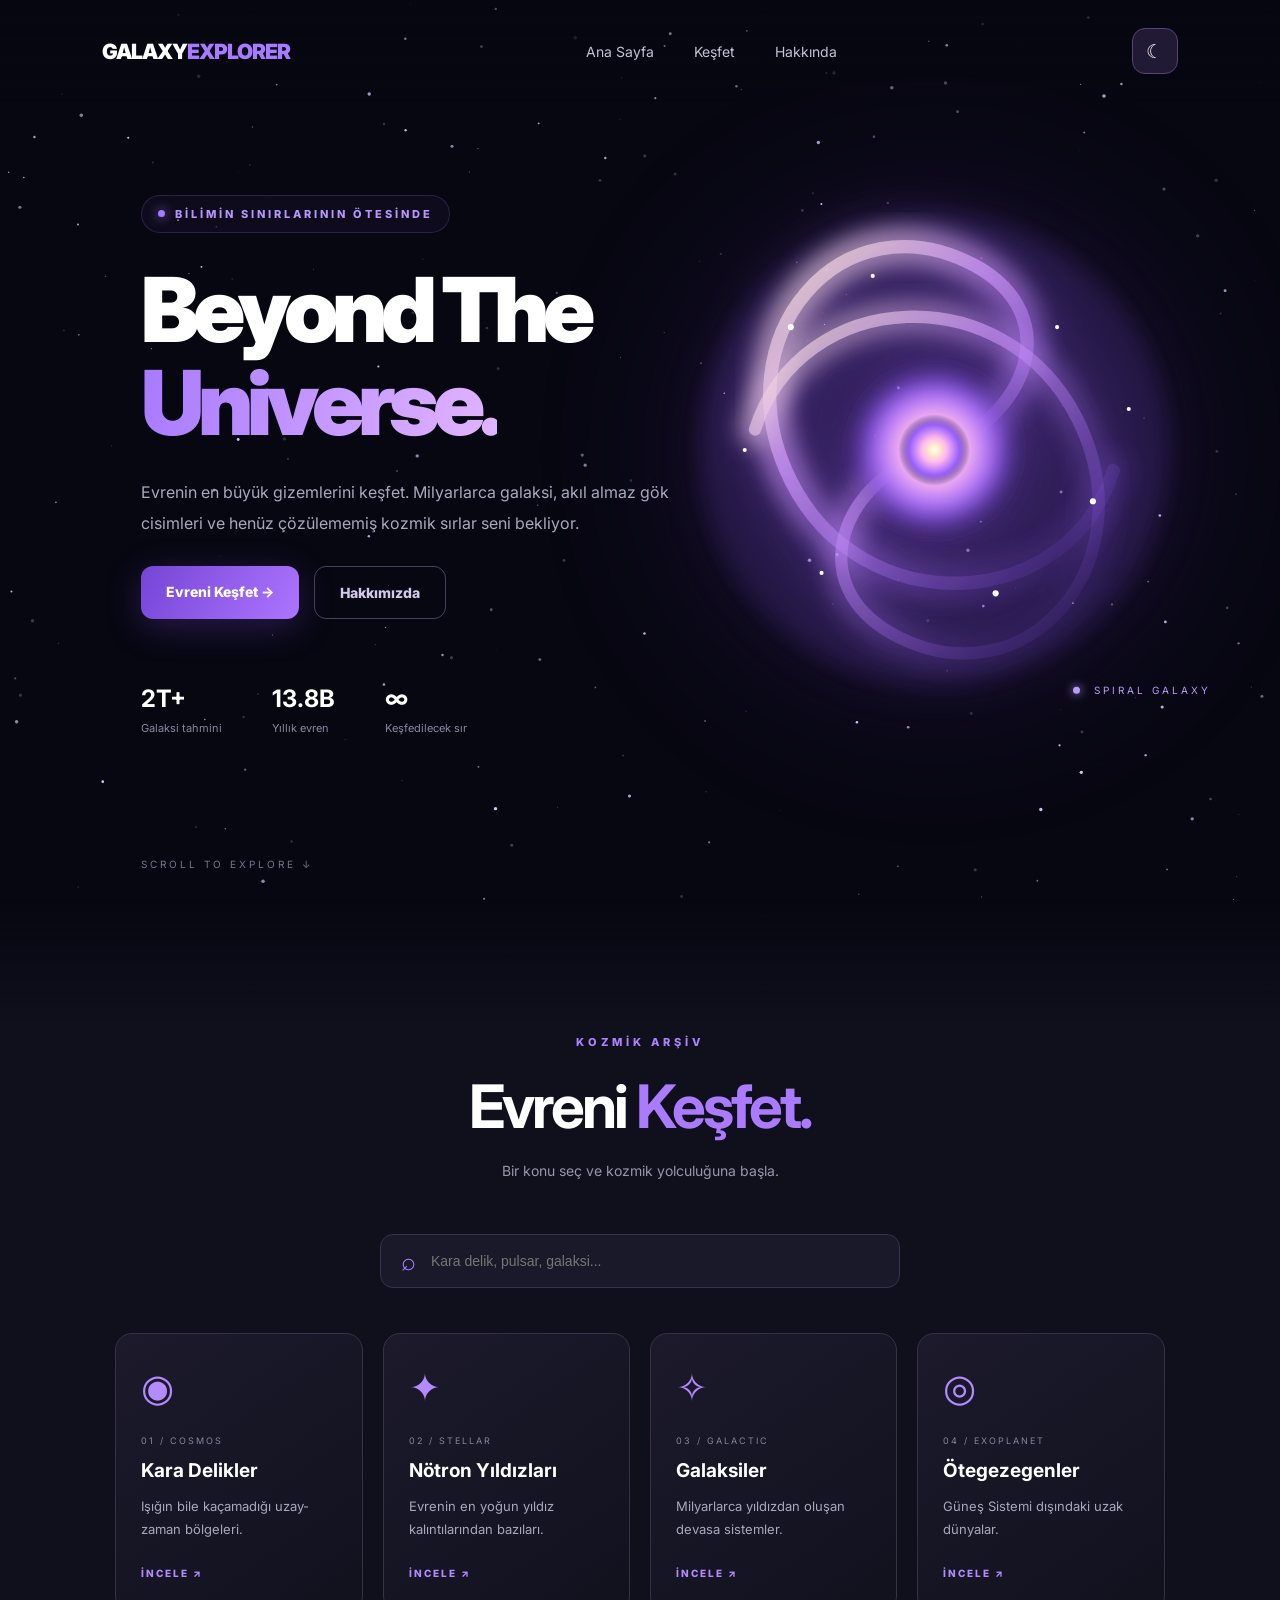
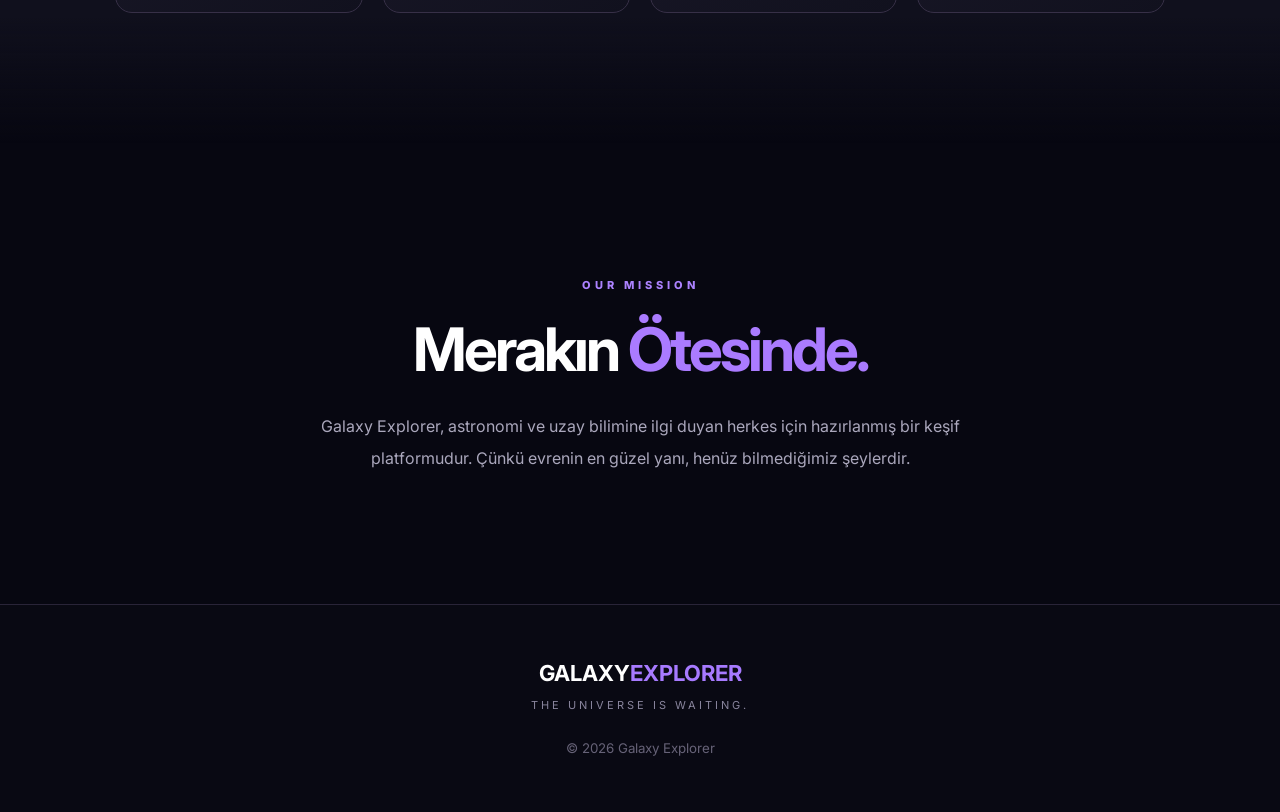
<file: index.html>
<!DOCTYPE html>
<html lang="tr">
<head>
    <meta charset="UTF-8">
    <meta name="viewport" content="width=device-width, initial-scale=1.0">
    <title>GALAXY EXPLORER | Beyond The Universe</title>
    <link rel="stylesheet" href="style.css">
</head>
<body>

    <canvas id="spaceCanvas"></canvas>

    <nav class="navbar">
        <a href="index.html" class="logo">GALAXY<span>EXPLORER</span></a>

        <div class="nav-links">
            <a href="#home">Ana Sayfa</a>
            <a href="#discover">Keşfet</a>
            <a href="#about">Hakkında</a>
        </div>

        <button id="themeButton">☾</button>
    </nav>

    <header class="hero" id="home">

        <div class="hero-content">
            <div class="badge">
                <span class="live-dot"></span>
                BİLİMİN SINIRLARININ ÖTESİNDE
            </div>

            <h1>
                Beyond The<br>
                <span>Universe.</span>
            </h1>

            <p>
                Evrenin en büyük gizemlerini keşfet.
                Milyarlarca galaksi, akıl almaz gök cisimleri
                ve henüz çözülememiş kozmik sırlar seni bekliyor.
            </p>

            <div class="hero-buttons">
                <a href="#discover" class="main-button">
                    Evreni Keşfet →
                </a>

                <a href="#about" class="secondary-button">
                    Hakkımızda
                </a>
            </div>

            <div class="hero-stats">
                <div>
                    <strong>2T+</strong>
                    <span>Galaksi tahmini</span>
                </div>

                <div>
                    <strong>13.8B</strong>
                    <span>Yıllık evren</span>
                </div>

                <div>
                    <strong>∞</strong>
                    <span>Keşfedilecek sır</span>
                </div>
            </div>
        </div>

        <div class="galaxy-area">
            <div class="galaxy-glow"></div>

            <svg class="galaxy" viewBox="0 0 600 600"
                 role="img" aria-label="Parlak sarmal galaksi modeli">

                <defs>
                    <radialGradient id="core">
                        <stop offset="0%" stop-color="#ffffff"/>
                        <stop offset="12%" stop-color="#fff0c9"/>
                        <stop offset="35%" stop-color="#ffb7ed"/>
                        <stop offset="70%" stop-color="#9860ff"/>
                        <stop offset="100%" stop-color="#29134f" stop-opacity="0"/>
                    </radialGradient>

                    <linearGradient id="arm" x1="0" y1="0" x2="1" y2="1">
                        <stop stop-color="#fff1d0" stop-opacity=".9"/>
                        <stop offset=".35" stop-color="#d49aff" stop-opacity=".8"/>
                        <stop offset="1" stop-color="#7544e8" stop-opacity="0"/>
                    </linearGradient>

                    <filter id="blur">
                        <feGaussianBlur stdDeviation="10"/>
                    </filter>
                </defs>

                <circle cx="300" cy="300" r="230"
                        fill="#8654ff" opacity=".12" filter="url(#blur)"/>

                <g fill="none" stroke="url(#arm)" stroke-linecap="round">
                    <path d="M300 300 C390 270 430 170 340 120 C210 50 90 190 160 330 C230 470 430 460 475 320"
                          stroke-width="38" opacity=".65" filter="url(#blur)"/>

                    <path d="M300 300 C390 270 430 170 340 120 C210 50 90 190 160 330 C230 470 430 460 475 320"
                          stroke-width="13" opacity=".8"/>

                    <path d="M300 300 C210 330 170 430 260 480 C390 550 510 410 440 270 C370 130 170 140 125 280"
                          stroke-width="35" opacity=".5" filter="url(#blur)"/>

                    <path d="M300 300 C210 330 170 430 260 480 C390 550 510 410 440 270 C370 130 170 140 125 280"
                          stroke-width="12" opacity=".75"/>
                </g>

                <circle cx="300" cy="300" r="85"
                        fill="url(#core)" filter="url(#blur)"/>

                <circle cx="300" cy="300" r="35"
                        fill="url(#core)"/>

                <g fill="white">
                    <circle cx="160" cy="180" r="3"/>
                    <circle cx="420" cy="180" r="2"/>
                    <circle cx="455" cy="350" r="3"/>
                    <circle cx="190" cy="420" r="2"/>
                    <circle cx="360" cy="440" r="3"/>
                    <circle cx="240" cy="130" r="2"/>
                    <circle cx="115" cy="300" r="2"/>
                    <circle cx="490" cy="260" r="2"/>
                </g>
            </svg>

            <div class="galaxy-label">
                <span></span> SPIRAL GALAXY
            </div>
        </div>

        <div class="scroll-indicator">
            SCROLL TO EXPLORE ↓
        </div>

    </header>

    <section class="discover" id="discover">

        <div class="section-heading">
            <span class="eyebrow">KOZMİK ARŞİV</span>
            <h2>Evreni <span>Keşfet.</span></h2>
            <p>Bir konu seç ve kozmik yolculuğuna başla.</p>
        </div>

        <div class="search-wrapper">
            <span>⌕</span>
            <input id="searchInput" type="text"
                   placeholder="Kara delik, pulsar, galaksi...">
        </div>

        <div class="cards">

            <a href="detay.html?konu=karadelikler" class="card">
                <div class="card-icon">◉</div>
                <span class="card-number">01 / COSMOS</span>
                <h3>Kara Delikler</h3>
                <p>Işığın bile kaçamadığı uzay-zaman bölgeleri.</p>
                <span class="card-link">İNCELE ↗</span>
            </a>

            <a href="detay.html?konu=notron" class="card">
                <div class="card-icon">✦</div>
                <span class="card-number">02 / STELLAR</span>
                <h3>Nötron Yıldızları</h3>
                <p>Evrenin en yoğun yıldız kalıntılarından bazıları.</p>
                <span class="card-link">İNCELE ↗</span>
            </a>

            <a href="detay.html?konu=galaksiler" class="card">
                <div class="card-icon">✧</div>
                <span class="card-number">03 / GALACTIC</span>
                <h3>Galaksiler</h3>
                <p>Milyarlarca yıldızdan oluşan devasa sistemler.</p>
                <span class="card-link">İNCELE ↗</span>
            </a>

            <a href="detay.html?konu=otegezegenler" class="card">
                <div class="card-icon">◎</div>
                <span class="card-number">04 / EXOPLANET</span>
                <h3>Ötegezegenler</h3>
                <p>Güneş Sistemi dışındaki uzak dünyalar.</p>
                <span class="card-link">İNCELE ↗</span>
            </a>

        </div>

        <p id="noResults">Aradığın konu bulunamadı.</p>

    </section>

    <section class="about" id="about">
        <span class="eyebrow">OUR MISSION</span>
        <h2>Merakın <span>Ötesinde.</span></h2>

        <p>
            Galaxy Explorer, astronomi ve uzay bilimine ilgi duyan
            herkes için hazırlanmış bir keşif platformudur.
            Çünkü evrenin en güzel yanı, henüz bilmediğimiz şeylerdir.
        </p>
    </section>

    <footer>
        <h2>GALAXY<span>EXPLORER</span></h2>
        <p>THE UNIVERSE IS WAITING.</p>
        <small>© 2026 Galaxy Explorer</small>
    </footer>

    <script src="script.js"></script>
</body>
</html>
</file>
<file: style.css>
@import url('https://fonts.googleapis.com/css2?family=Inter:wght@400;500;600;700;800;900&display=swap');

* {
    margin: 0;
    padding: 0;
    box-sizing: border-box;
}

html {
    scroll-behavior: smooth;
}

body {
    background: #070711;
    color: #fff;
    font-family: 'Inter', sans-serif;
    overflow-x: hidden;
}

#spaceCanvas {
    position: fixed;
    inset: 0;
    width: 100%;
    height: 100%;
    pointer-events: none;
    z-index: -1;
}

/* NAVBAR */

.navbar {
    position: absolute;
    top: 0;
    width: 100%;
    padding: 28px 8%;
    display: flex;
    align-items: center;
    justify-content: space-between;
    z-index: 10;
    background: linear-gradient(#070711aa, transparent);
}

.logo {
    font-size: 21px;
    font-weight: 900;
    color: white;
    text-decoration: none;
    letter-spacing: -1px;
}

.logo span,
footer h2 span {
    color: #a77aff;
}

.nav-links {
    display: flex;
    gap: 40px;
}

.nav-links a {
    color: #c5c3d3;
    text-decoration: none;
    font-size: 14px;
    transition: .3s;
}

.nav-links a:hover {
    color: #b78cff;
}

#themeButton {
    width: 46px;
    height: 46px;
    background: #211a35;
    border: 1px solid #59417d;
    border-radius: 13px;
    color: white;
    cursor: pointer;
    font-size: 19px;
}

/* HERO */

.hero {
    min-height: 100vh;
    position: relative;
    display: flex;
    align-items: center;
    padding: 130px 11% 100px;
    overflow: hidden;
}

.hero-content {
    max-width: 650px;
    z-index: 2;
}

.badge {
    display: inline-flex;
    align-items: center;
    gap: 10px;
    color: #b994ff;
    font-size: 11px;
    font-weight: 800;
    letter-spacing: 3px;
    padding: 11px 16px;
    border: 1px solid #60428c66;
    border-radius: 30px;
    background: #9b70ff0c;
    margin-bottom: 30px;
}

.live-dot {
    width: 7px;
    height: 7px;
    background: #a77aff;
    border-radius: 50%;
    box-shadow: 0 0 12px #a77aff;
}

.hero h1 {
    font-size: clamp(60px, 7vw, 105px);
    line-height: 1.04;
    font-weight: 900;
    letter-spacing: -6px;
}

.hero h1 span {
    background: linear-gradient(100deg, #a77aff, #e2b5ff);
    background-clip: text;
    -webkit-background-clip: text;
    color: transparent;
}

.hero-content > p {
    max-width: 560px;
    color: #aaa8bd;
    line-height: 1.9;
    font-size: 16px;
    margin: 28px 0;
}

.hero-buttons {
    display: flex;
    gap: 15px;
    flex-wrap: wrap;
}

.main-button,
.secondary-button {
    padding: 17px 25px;
    border-radius: 12px;
    text-decoration: none;
    font-size: 14px;
    font-weight: 800;
    transition: .3s;
}

.main-button {
    color: white;
    background: linear-gradient(120deg, #7545d6, #ad75ff);
    box-shadow: 0 8px 35px #8a55ff40;
}

.main-button:hover {
    transform: translateY(-5px);
    box-shadow: 0 12px 45px #8a55ff70;
}

.secondary-button {
    border: 1px solid #49405e;
    color: #d4c9ec;
}

.secondary-button:hover {
    border-color: #a77aff;
}

.hero-stats {
    display: flex;
    gap: 50px;
    margin-top: 65px;
}

.hero-stats div {
    display: flex;
    flex-direction: column;
    gap: 8px;
}

.hero-stats strong {
    font-size: 24px;
}

.hero-stats span {
    font-size: 11px;
    color: #88869e;
}

/* GALAKSİ MODELİ */

.galaxy-area {
    position: absolute;
    right: 3%;
    top: 50%;
    transform: translateY(-50%);
    width: min(48vw, 650px);
    aspect-ratio: 1;
    display: grid;
    place-items: center;
}

.galaxy-glow {
    position: absolute;
    width: 65%;
    height: 65%;
    border-radius: 50%;
    background: #9b56ff;
    filter: blur(110px);
    opacity: .23;
}

.galaxy {
    width: 100%;
    position: relative;
    overflow: visible;
    filter: drop-shadow(0 0 25px #a16aff66);
    animation: galaxyRotation 65s linear infinite;
}

@keyframes galaxyRotation {
    from { transform: rotate(0deg); }
    to { transform: rotate(360deg); }
}

.galaxy-label {
    position: absolute;
    bottom: 10%;
    right: 5%;
    font-size: 10px;
    letter-spacing: 3px;
    color: #b99bff;
}

.galaxy-label span {
    display: inline-block;
    width: 7px;
    height: 7px;
    background: #b99bff;
    border-radius: 50%;
    margin-right: 8px;
    box-shadow: 0 0 10px #b99bff;
}

.scroll-indicator {
    position: absolute;
    bottom: 30px;
    left: 11%;
    color: #77748c;
    font-size: 10px;
    letter-spacing: 3px;
}

/* KEŞFET */

.discover {
    padding: 130px 9%;
    background: linear-gradient(180deg, transparent, #10101d 15%, #10101d 85%, transparent);
}

.section-heading {
    text-align: center;
    margin-bottom: 55px;
}

.eyebrow {
    color: #ac82ff;
    letter-spacing: 4px;
    font-size: 11px;
    font-weight: 800;
}

.section-heading h2,
.about h2 {
    font-size: clamp(40px, 5vw, 60px);
    margin: 20px 0;
    letter-spacing: -3px;
}

.section-heading h2 span,
.about h2 span {
    color: #aa7bff;
}

.section-heading p {
    color: #9996ac;
    font-size: 14px;
}

.search-wrapper {
    display: flex;
    align-items: center;
    gap: 15px;
    max-width: 520px;
    margin: 0 auto 45px;
    padding: 0 20px;
    background: #1a1929;
    border: 1px solid #39304f;
    border-radius: 13px;
}

.search-wrapper span {
    font-size: 25px;
    color: #ac82ff;
}

.search-wrapper input {
    flex: 1;
    min-width: 0;
    padding: 18px 0;
    color: white;
    background: transparent;
    border: none;
    outline: none;
    font-size: 14px;
}

.cards {
    display: grid;
    grid-template-columns: repeat(4, 1fr);
    gap: 20px;
}

.card {
    position: relative;
    padding: 30px 25px;
    min-height: 280px;
    border-radius: 17px;
    border: 1px solid #373047;
    background: linear-gradient(145deg, #1c1a2b, #11111e);
    text-decoration: none;
    color: white;
    overflow: hidden;
    transition: .35s;
}

.card::before {
    content: "";
    position: absolute;
    top: -100px;
    right: -100px;
    width: 180px;
    height: 180px;
    background: #a16aff;
    opacity: 0;
    filter: blur(70px);
    transition: .4s;
}

.card:hover {
    transform: translateY(-10px);
    border-color: #9c70ed;
}

.card:hover::before {
    opacity: .5;
}

.card-icon {
    font-size: 38px;
    color: #b48aff;
    margin-bottom: 25px;
}

.card-number {
    display: block;
    color: #88839c;
    font-size: 9px;
    letter-spacing: 2px;
    margin-bottom: 13px;
}

.card h3 {
    font-size: 19px;
    margin-bottom: 13px;
}

.card p {
    font-size: 13px;
    color: #aaa7bc;
    line-height: 1.8;
}

.card-link {
    display: inline-block;
    color: #b48aff;
    font-size: 10px;
    font-weight: 800;
    letter-spacing: 2px;
    margin-top: 25px;
}

#noResults {
    display: none;
    text-align: center;
    color: #aaa7bc;
    margin-top: 30px;
}

/* HAKKINDA */

.about {
    padding: 130px 20%;
    text-align: center;
}

.about h2 {
    margin-bottom: 25px;
}

.about p {
    color: #aaa7bc;
    line-height: 2;
    max-width: 700px;
    margin: auto;
}

/* FOOTER */

footer {
    padding: 55px 20px;
    text-align: center;
    background: #090913;
    border-top: 1px solid #292438;
}

footer h2 {
    font-size: 22px;
    margin-bottom: 12px;
}

footer p {
    color: #89859d;
    font-size: 11px;
    letter-spacing: 3px;
    margin-bottom: 25px;
}

footer small {
    color: #666277;
}

/* AYDINLIK TEMA */

body.light {
    background: #eae6f5;
    color: #171329;
}

body.light .discover {
    background: #e3ddef;
}

body.light .card,
body.light .search-wrapper {
    background: #f6f3fc;
    color: #171329;
}

body.light .card p,
body.light .section-heading p,
body.light .about p {
    color: #55516a;
}

body.light .search-wrapper input {
    color: #171329;
}

body.light footer {
    background: #dcd5eb;
}

/* MOBİL */

@media (max-width: 1050px) {
    .galaxy-area {
        opacity: .45;
        right: -10%;
    }

    .cards {
        grid-template-columns: repeat(2, 1fr);
    }
}

@media (max-width: 650px) {
    .navbar {
        padding: 20px;
    }

    .logo {
        font-size: 15px;
    }

    .nav-links {
        gap: 12px;
    }

    .nav-links a {
        font-size: 10px;
    }

    #themeButton {
        width: 35px;
        height: 35px;
    }

    .hero {
        padding: 150px 25px 100px;
    }

    .hero h1 {
        font-size: 58px;
        letter-spacing: -3px;
    }

    .hero-content > p {
        font-size: 14px;
    }

    .galaxy-area {
        width: 90vw;
        right: -35%;
        opacity: .2;
    }

    .hero-stats {
        gap: 25px;
    }

    .hero-stats strong {
        font-size: 18px;
    }

    .hero-stats span {
        font-size: 9px;
    }

    .cards {
        grid-template-columns: 1fr;
    }

    .discover {
        padding: 90px 20px;
    }

    .about {
        padding: 90px 25px;
    }
}

@media (prefers-reduced-motion: reduce) {
    *, *::before, *::after {
        animation-duration: .01ms !important;
        scroll-behavior: auto !important;
    }
}
/* DETAY SAYFASI TASARIMI */

.detail-container {
    max-width: 1000px;
    margin: 150px auto 100px;
    padding: 30px;
}

.detail-container h1 {
    font-size: clamp(40px, 6vw, 65px);
    color: #bd9aff;
    margin: 20px 0;
    letter-spacing: -2px;
}

.detail-container h2 {
    color: #bd9aff;
    font-size: 25px;
    margin-bottom: 18px;
}

.detail-container > p {
    color: #aaa7bc;
    line-height: 1.9;
    font-size: 17px;
}

.detail-box {
    background: linear-gradient(145deg, #1c1a2b, #11111e);
    border: 1px solid #39304f;
    padding: 30px;
    border-radius: 18px;
    margin-top: 25px;
}

.detail-box p {
    color: #c3c0d2;
    line-height: 1.9;
    font-size: 15px;
}

.back-button {
    display: inline-block;
    margin-top: 35px;
    padding: 16px 24px;
    background: linear-gradient(120deg, #7545d6, #ad75ff);
    color: white;
    text-decoration: none;
    border-radius: 12px;
    font-weight: 700;
    transition: .3s;
}

.back-button:hover {
    transform: translateY(-4px);
    box-shadow: 0 8px 25px #8955ff55;
}
/* KOZMİK NESNE KARTLARI */

.object-grid {
    display: grid;
    grid-template-columns: repeat(3, 1fr);
    gap: 20px;
    margin-top: 40px;
}

.object-card {
    background: linear-gradient(145deg, #201b35, #11111e);
    border: 1px solid #44345f;
    border-radius: 18px;
    padding: 25px;
    color: white;
    cursor: pointer;
    text-align: left;
    transition: .3s;
    min-height: 180px;
}

.object-card:hover {
    transform: translateY(-8px);
    border-color: #b18aff;
    box-shadow: 0 10px 35px #8b5cff30;
}

.object-card .object-icon {
    font-size: 30px;
    margin-bottom: 20px;
}

.object-card h3 {
    font-size: 19px;
    margin-bottom: 10px;
}

.object-card p {
    color: #aaa7bc;
    font-size: 13px;
    line-height: 1.7;
}

.object-card span {
    display: block;
    color: #b58aff;
    font-size: 11px;
    font-weight: 800;
    margin-top: 20px;
    letter-spacing: 2px;
}

.object-detail {
    display: none;
    background: linear-gradient(145deg, #211a36, #11111e);
    border: 1px solid #7653a7;
    border-radius: 20px;
    padding: 35px;
    margin-top: 35px;
    animation: appear .35s ease;
}

.object-detail.active {
    display: block;
}

.object-detail h2 {
    color: #c09aff;
    font-size: 30px;
    margin-bottom: 20px;
}

.object-detail p {
    color: #c5c1d3;
    line-height: 1.9;
}

.object-detail button {
    margin-top: 25px;
    padding: 12px 20px;
    background: #8055d6;
    color: white;
    border: none;
    border-radius: 9px;
    cursor: pointer;
}

@keyframes appear {
    from {
        opacity: 0;
        transform: translateY(15px);
    }
    to {
        opacity: 1;
        transform: translateY(0);
    }
}

@media (max-width: 750px) {
    .object-grid {
        grid-template-columns: 1fr;
    }
}
/* GENEL BİLGİ ALANI */

.category-overview {
    display: grid;
    grid-template-columns: 1fr 1fr;
    gap: 35px;
    align-items: center;
    margin: 40px 0 65px;
    padding: 30px;
    background: linear-gradient(145deg, #1c1a2b, #11111e);
    border: 1px solid #39304f;
    border-radius: 22px;
}

.category-overview img {
    width: 100%;
    height: 280px;
    object-fit: cover;
    border-radius: 15px;
}

.category-overview h2 {
    color: #bd9aff;
    font-size: 28px;
    margin-bottom: 18px;
}

.category-overview p {
    color: #c3c0d2;
    line-height: 1.9;
}

/* NESNE KARTLARI */

.object-card {
    padding: 0;
    overflow: hidden;
}

.object-card img {
    width: 100%;
    height: 165px;
    object-fit: cover;
    display: block;
}

.object-card-content {
    padding: 22px;
}

.object-card-content h3 {
    margin-bottom: 12px;
}

.object-detail img {
    width: 100%;
    max-height: 350px;
    object-fit: cover;
    border-radius: 14px;
    margin: 20px 0;
}

@media (max-width: 750px) {
    .category-overview {
        grid-template-columns: 1fr;
    }
}
</file>
